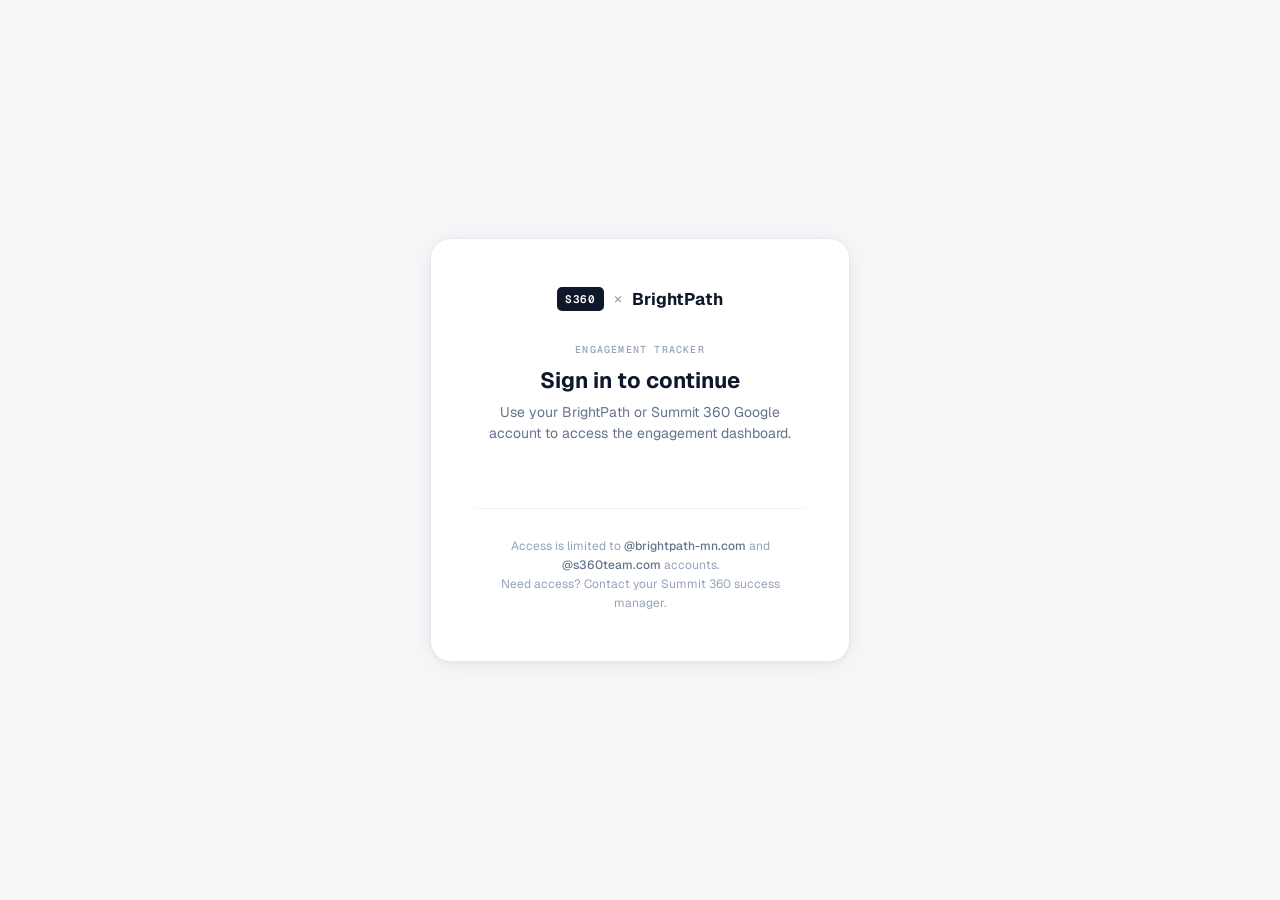
<file: login.html>
<!doctype html>
<html lang="en">
<head>
  <meta charset="utf-8">
  <meta name="viewport" content="width=device-width, initial-scale=1">
  <title>Sign in — BrightPath × S360</title>
  <link rel="preconnect" href="https://fonts.googleapis.com">
  <link rel="preconnect" href="https://fonts.gstatic.com" crossorigin>
  <link href="https://fonts.googleapis.com/css2?family=Geist:wght@400;500;600;700&family=Geist+Mono:wght@400;500;600&display=swap" rel="stylesheet">
  <style>
    *, *::before, *::after { box-sizing: border-box; margin: 0; padding: 0; }
    html, body {
      height: 100%;
      font-family: 'Geist', ui-sans-serif, system-ui, -apple-system, sans-serif;
      background: #f6f7f9;
      color: #0f172a;
      -webkit-font-smoothing: antialiased;
    }
    body {
      display: flex;
      align-items: center;
      justify-content: center;
      min-height: 100vh;
      padding: 24px;
    }

    .login-card {
      background: #ffffff;
      border: 1px solid #e5e7ec;
      border-radius: 20px;
      padding: 48px 44px;
      width: 100%;
      max-width: 420px;
      text-align: center;
      box-shadow: 0 4px 24px rgba(0,0,0,0.06), 0 1px 4px rgba(0,0,0,0.04);
    }

    /* Brand */
    .login-brand {
      display: flex;
      align-items: center;
      justify-content: center;
      gap: 10px;
      margin-bottom: 32px;
    }
    .login-brand-mark {
      font-family: 'Geist Mono', ui-monospace, monospace;
      font-weight: 600;
      font-size: 11px;
      letter-spacing: 0.08em;
      background: #0f172a;
      color: #fff;
      padding: 5px 8px;
      border-radius: 5px;
    }
    .login-brand-x { color: #94a3b8; font-size: 16px; }
    .login-brand-client { font-weight: 700; font-size: 17px; color: #0f172a; }

    /* Headline */
    .login-eyebrow {
      font-family: 'Geist Mono', ui-monospace, monospace;
      font-size: 10px;
      letter-spacing: 0.12em;
      font-weight: 500;
      color: #94a3b8;
      text-transform: uppercase;
      margin-bottom: 10px;
    }
    .login-title {
      font-size: 22px;
      font-weight: 700;
      color: #0f172a;
      margin-bottom: 8px;
    }
    .login-sub {
      font-size: 14px;
      color: #64748b;
      line-height: 1.5;
      margin-bottom: 36px;
    }

    /* Google button container */
    .login-google-wrap {
      display: flex;
      justify-content: center;
      margin-bottom: 24px;
    }

    /* Error */
    .login-error {
      display: none;
      background: #fef2f2;
      border: 1px solid #fca5a5;
      border-radius: 10px;
      padding: 14px 16px;
      font-size: 13.5px;
      color: #dc2626;
      margin-bottom: 20px;
      line-height: 1.5;
    }
    .login-error.visible { display: block; }

    /* Footer */
    .login-footer {
      font-size: 12px;
      color: #94a3b8;
      line-height: 1.6;
      margin-top: 8px;
    }
    .login-footer strong { color: #64748b; font-weight: 500; }

    /* Divider */
    .login-divider {
      height: 1px;
      background: #f1f5f9;
      margin: 28px 0;
    }

    /* Loading state */
    .login-loading {
      display: none;
      font-size: 13.5px;
      color: #64748b;
      padding: 12px;
    }
    .login-loading.visible { display: block; }
  </style>
</head>
<body>

  <div class="login-card">

    <div class="login-brand">
      <span class="login-brand-mark">S360</span>
      <span class="login-brand-x">×</span>
      <span class="login-brand-client">BrightPath</span>
    </div>

    <div class="login-eyebrow">Engagement Tracker</div>
    <h1 class="login-title">Sign in to continue</h1>
    <p class="login-sub">Use your BrightPath or Summit 360 Google account to access the engagement dashboard.</p>

    <div id="login-error" class="login-error"></div>
    <div id="login-loading" class="login-loading">Signing you in…</div>

    <div class="login-google-wrap">
      <div id="g_id_onload"
           data-client_id=""
           data-callback="onGoogleSignIn"
           data-auto_prompt="false">
      </div>
      <div class="g_id_signin"
           data-type="standard"
           data-size="large"
           data-theme="outline"
           data-text="signin_with"
           data-shape="rectangular"
           data-logo_alignment="left"
           data-width="320">
      </div>
    </div>

    <div class="login-divider"></div>

    <p class="login-footer">
      Access is limited to <strong>@brightpath-mn.com</strong> and <strong>@s360team.com</strong> accounts.<br>
      Need access? Contact your Summit 360 success manager.
    </p>

  </div>

  <!-- Load auth-config first, then auth.js, then Google GIS -->
  <script src="auth-config.js"></script>
  <script src="auth.js"></script>
  <script>
    // Inject the client ID from auth-config into the GIS element
    document.addEventListener('DOMContentLoaded', function () {
      const cfg = window.AUTH_CONFIG;
      if (cfg && cfg.clientId) {
        document.getElementById('g_id_onload').setAttribute('data-client_id', cfg.clientId);
      }

      // If there's already a valid session, skip the login page
      const session = window.BPAuth.loadSession();
      if (window.BPAuth.isSessionValid(session)) {
        const params = new URLSearchParams(window.location.search);
        const next = params.get('next') || '/';
        window.location.replace(next);
      }
    });

    function onGoogleSignIn(response) {
      const result = window.BPAuth.handleCredential(response);

      if (result.ok) {
        document.getElementById('login-loading').classList.add('visible');
        document.getElementById('login-error').classList.remove('visible');

        // Redirect to original destination or dashboard
        const params = new URLSearchParams(window.location.search);
        const next = params.get('next') || '/';
        window.location.replace(next);
      } else {
        const errEl = document.getElementById('login-error');
        if (result.reason === 'not_allowed') {
          errEl.textContent = `Access denied for ${result.email}. This dashboard is restricted to BrightPath team members and approved S360 collaborators. Contact your success manager to request access.`;
        } else {
          errEl.textContent = 'Sign-in failed. Please try again.';
        }
        errEl.classList.add('visible');
      }
    }
  </script>
  <script src="https://accounts.google.com/gsi/client" async defer></script>

</body>
</html>
</file>
